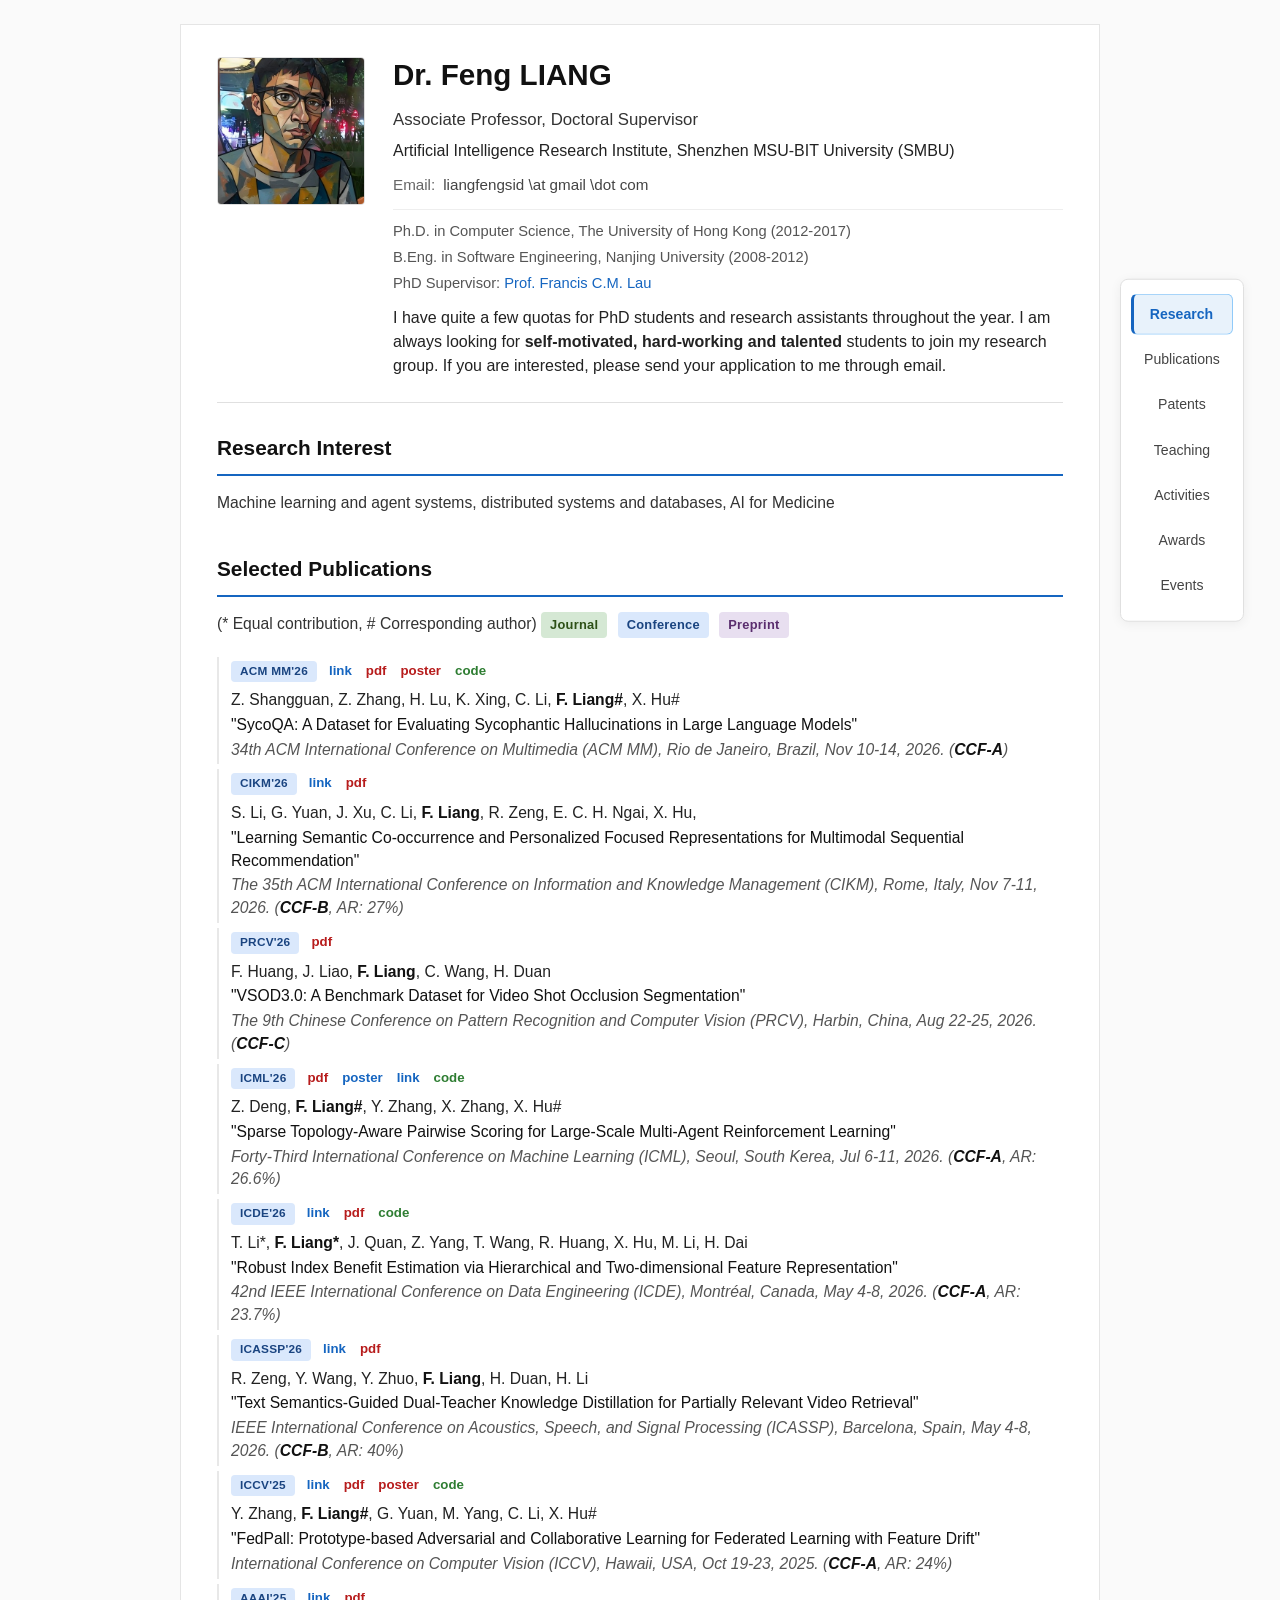
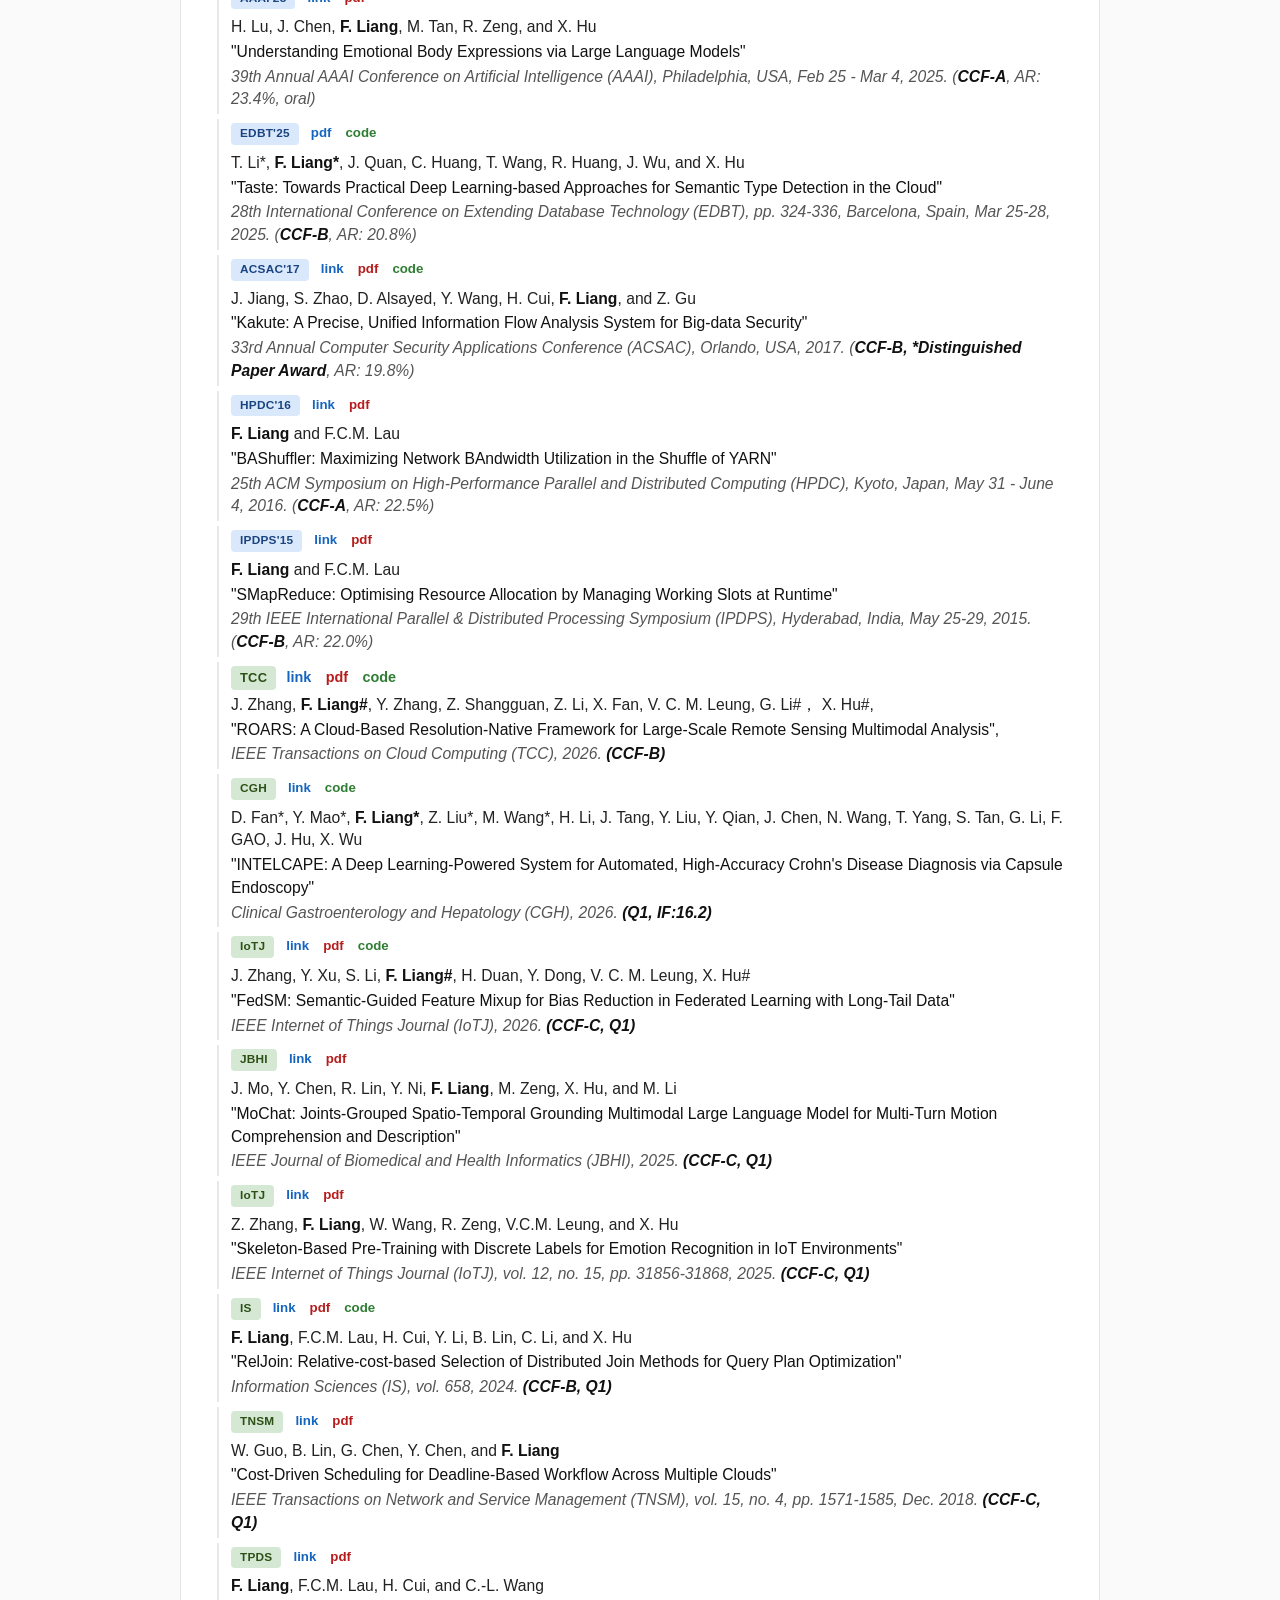
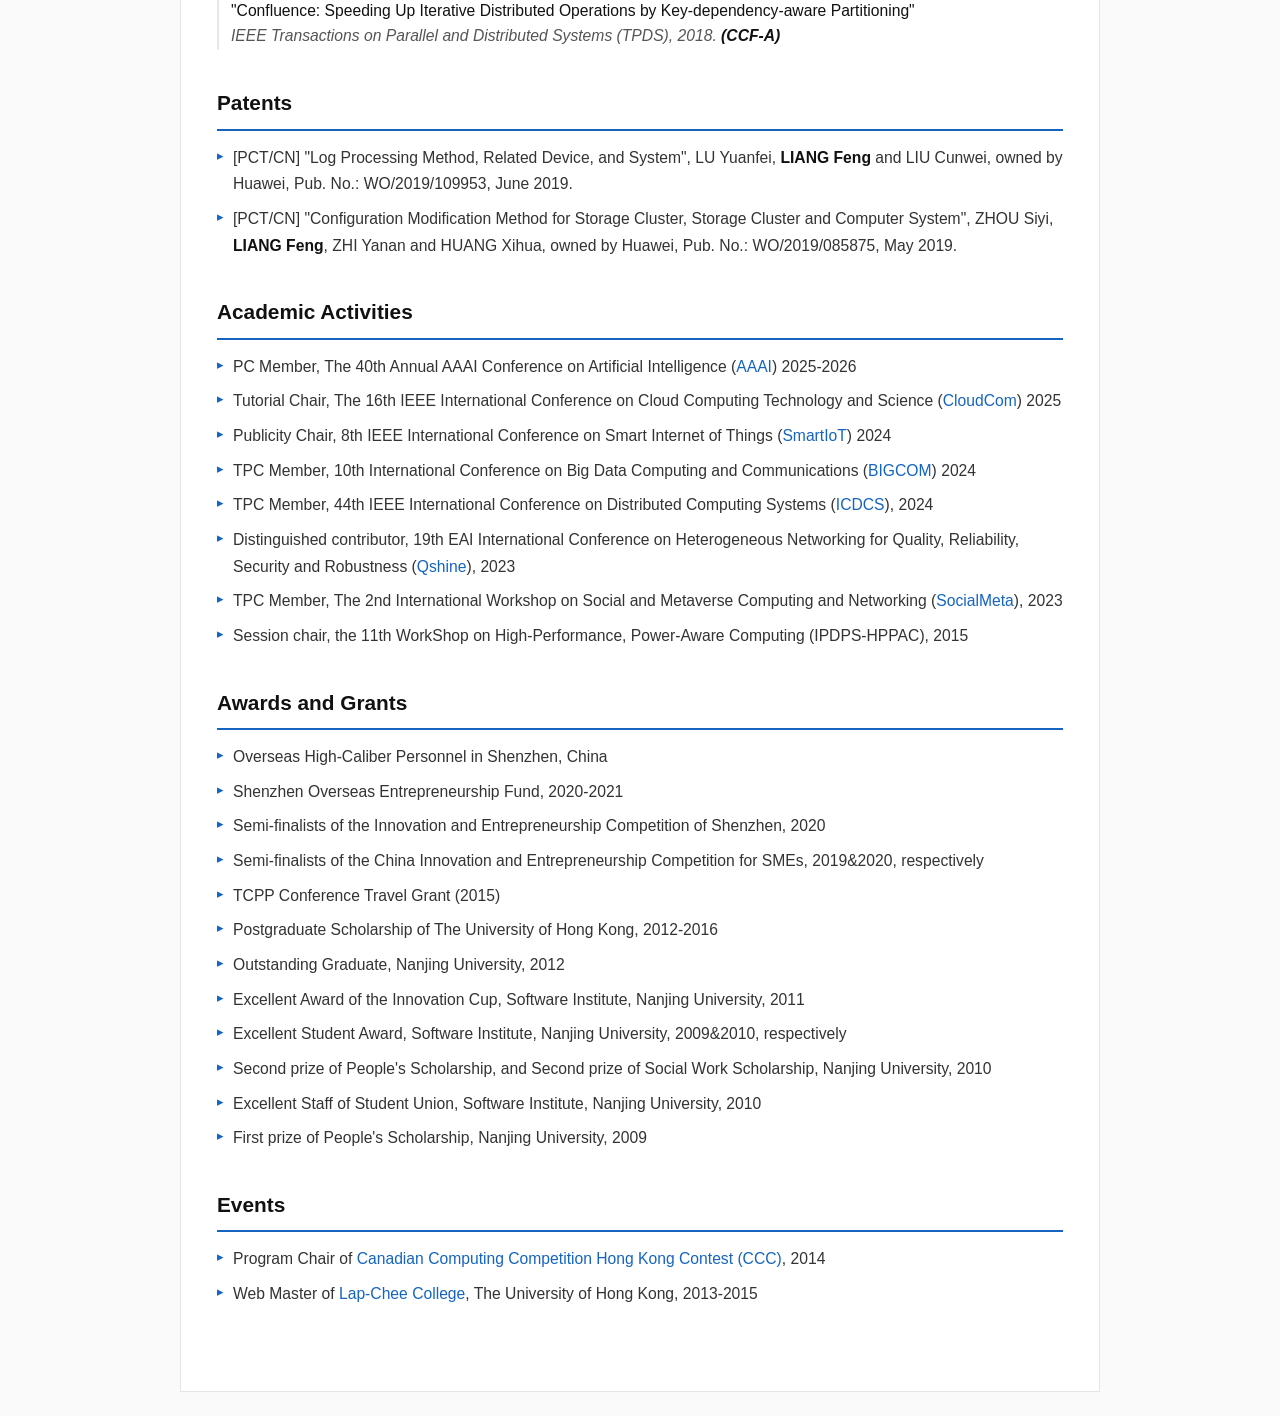
<file: index.html>
<!DOCTYPE html>
<html lang="en">
<head>
<meta charset="UTF-8">
<meta name="viewport" content="width=device-width, initial-scale=1.0">
<title>LIANG Feng</title>
<link rel="stylesheet" href="styles.css">

<!-- Google tag (gtag.js) -->
<script async src="https://www.googletagmanager.com/gtag/js?id=G-WPFTTH8BTH"></script>
<script>
  window.dataLayer = window.dataLayer || [];
  function gtag(){dataLayer.push(arguments);}
  gtag('js', new Date());

  gtag('config', 'G-WPFTTH8BTH');
</script>
</head>

<body>

<div class="container">
    <div class="header">
        <img src="img/cv.jpg" alt="Feng Liang">
        <div class="header-content">
            <h1>Dr. Feng LIANG</h1>
            <div class="header-main-info">
                <div class="header-position">
                    <div class="position-title">Associate Professor, Doctoral Supervisor</div>
                    
                    <div class="position-institution">
                        Artificial Intelligence Research Institute, Shenzhen MSU-BIT University (SMBU)
                    </div>
                    
                </div>
                <div class="header-contact">
                    <div class="contact-item">
                        <span class="contact-label">Email:</span>
                        <span>liangfengsid \at gmail \dot com</span>
                    </div>
                    <!--
                    <div class="contact-item">
                        <span class="contact-label">Email:</span>
                        <span>fliang \at smbu \dot edu \dot cn</span>
                    </div>
                    -->
                </div>
            </div>
            <div class="header-background">
                <div class="background-item">Ph.D. in Computer Science, The University of Hong Kong (2012-2017)</div>
                <div class="background-item">B.Eng. in Software Engineering, Nanjing University (2008-2012)</div>
                <div class="background-item">PhD Supervisor: <a href="http://i.cs.hku.hk/~fcmlau" target="_blank">Prof. Francis C.M. Lau</a></div>
            </div>
            <div class="background-item">I have quite a few quotas for PhD students and research assistants throughout the year. 
                I am always looking for <strong>self-motivated, hard-working and talented</strong> students to join my research group. If you are interested, please send your application to me through email.</div>
        </div>
    </div>

    <nav class="navbar">
        <a href="#research-interest">Research</a>
        <a href="#publications">Publications</a>
        <a href="#patents">Patents</a>
        <a href="#teaching">Teaching</a>
        <a href="#activities">Activities</a>
        <a href="#awards">Awards</a>
        <a href="#events">Events</a>
    </nav>

    <div class="content">
        <div class="section" id="research-interest">
            <div class="section-title">Research Interest</div>
            <div class="section-content">
                Machine learning and agent systems, distributed systems and databases, AI for Medicine
            </div>
        </div>

        <div class="section" id="publications">
            <div class="section-title">Selected Publications</div>
            <div class="section-content">
                <div style="margin-bottom: 15px;">(* Equal contribution, # Corresponding author) 
                    <span class="badge journal">Journal</span> <span class="badge conf">Conference</span> <span class="badge arxiv">Preprint</span>
                </div>
                
                <!--
                
                <div class="pub"><label class="arxiv">Arxiv</label> &#x2022; Y. Zhang, <b>F. Liang#</b>, X. Zhang, C. Li, X. Fan, X. Hu#, 
                    "Tri-LoRAMoE: Tackling Multi-Task Conflict via a Task-Guided Two-Stage Training Paradigm with General Knowledge Personalization", <i></i> 2025. <b></b></div>
    
                
                <div class="pub"><label class="arxiv">Arxiv</label> &#x2022; J. Chen, X. Yuan, W. Wang, Y. Li, L. Dong, <b>F. Liang</b>, C. Shi, X. Hu, 
                    "WatermarkLab: A Comprehensive Framework for Robust Image Watermarks Benchmarking and Development", <i></i> 2025. <b></b></div>
                <div class="pub"><label class="arxiv">Arxiv</label> &#x2022; S. Li, G. Yuan, C. Li, <b>F. Liang</b>, R. Zeng, E. C. H. Ngai, X. Hu, 
                    "Beyond IDs: a Collaborative Fine-Grained Semantic-Aware Framework for Multimodal Sequential Recommendation", <i></i> 2025. <b></b></div>
                <div class="pub"><label class="arxiv">Arxiv</label> &#x2022; Y. Qin, H. Duan, <b>F. Liang</b>, X. Fan, C. Zhang, X. Hu, 
                    "'What I Sign Is Not What I See': Towards Explainable and Trustworthy Cryptocurrency Wallet Signatures", <i></i> 2025. <b></b></div>
                <div class="pub"><label class="arxiv">Arxiv</label> &#x2022; <b>F. Liang</b>, Y. Xu, H. Duan, C. Chen, X. Hu, 
                    "HetMG: Rethinking Hybrid-Parallel Training in Heterogeneous-Capacity Clusters", <i></i> 2025. <b></b></div>
                
                
                <div class="pub"><label class="arxiv">Arxiv</label> &#x2022; Q. Yang, <b>F. Liang</b>, Z. Deng, Y. Zhang, X. Hu, 
                    "PatMask: A Pluggable Adversarial Topology Mask for Multi-Agent Reinforcement Learning under Communication Disconnection", <i></i> 2026. <b></b></div>
                
                    -->
                <!--
                <div class="pub">
                    <div class="pub-header"><label class="arxiv">Arxiv</label> <a href="https://www.arxiv.org/abs/2602.00505" target="_blank">link</a> <a href="https://www.arxiv.org/pdf/2602.00505" target="_blank">pdf</a> <a href="https://github.com/DistriAI/SparseCut" target="_blank">code</a></div>
                    <div class="pub-authors">J. Zhang, <b>F. Liang#</b>, Y. Zhang, W. Wang, R. Zeng, X. Hu#</div>
                    <div class="pub-title">"Sparse Shortcuts: Facilitating Efficient Fusion in Multimodal Large Language Models"</div>
                    <div class="pub-venue"></div>
                </div>
                <div class="pub">
                    <div class="pub-header"><label class="arxiv">Arxiv</label> <a href="https://arxiv.org/abs/2406.08115" target="_blank">link</a> <a href="https://arxiv.org/pdf/2406.08115.pdf" target="_blank">pdf</a></div>
                    <div class="pub-authors"><b>F. Liang</b>, Z. Zhang, H. Lu, C. Li, V. C. M. Leung, Y. Guo, and X. Hu</div>
                    <div class="pub-title">"Resource Allocation and Workload Scheduling for Large-Scale Distributed Deep Learning: A Survey"</div>
                    <div class="pub-venue"></div>
                </div>
                <div class="pub">
                    <div class="pub-header"><label class="arxiv">Arxiv</label> <a href="https://arxiv.org/abs/2404.06114" target="_blank">link</a> <a href="https://arxiv.org/pdf/2404.06114.pdf" target="_blank">pdf</a></div>
                    <div class="pub-authors"><b>F. Liang</b>, Z. Zhang, H. Lu, V. C. M. Leung, Y. Guo, and X. Hu</div>
                    <div class="pub-title">"Communication-Efficient Large-Scale Distributed Deep Learning: A Comprehensive Survey"</div>
                    <div class="pub-venue"></div>
                </div>
                -->

                <div class="pub">
                    <div class="pub-header"><label class="conf">ACM MM'26</label> <a href="https://doi.org/10.1145/3767308.3838670" target="_blank">link</a> <a href="paper/SycoQADataset_acmmm26.pdf" target="_blank">pdf</a> <a href="paper/poster/SycoQADataset_acmmm26.pdf" target="_blank">poster</a> <a href="https://github.com/hehebamei/SycoQA.git" target="_blank">code</a></div>
                    <div class="pub-authors">Z. Shangguan, Z. Zhang, H. Lu, K. Xing, C. Li, <b>F. Liang#</b>, X. Hu#</div>
                    <div class="pub-title">"SycoQA: A Dataset for Evaluating Sycophantic Hallucinations in Large Language Models"</div>
                    <div class="pub-venue"><i>34th ACM International Conference on Multimedia (ACM MM)</i>, Rio de Janeiro, Brazil, Nov 10-14, 2026. (<b>CCF-A</b>)</div>
                </div>
                <div class="pub">
                    <div class="pub-header"><label class="conf">CIKM'26</label> <a href="https://doi.org/10.1145/3799682.3840661" target="_blank">link</a> <a href="paper/ScopeRec_cikm26.pdf" target="_blank">pdf</a></div>
                    <div class="pub-authors">S. Li, G. Yuan, J. Xu, C. Li, <b>F. Liang</b>, R. Zeng, E. C. H. Ngai, X. Hu,</div>
                    <div class="pub-title">"Learning Semantic Co-occurrence and Personalized Focused Representations for Multimodal Sequential Recommendation"</div>
                    <div class="pub-venue"><i>The 35th ACM International Conference on Information and Knowledge Management (CIKM)</i>, Rome, Italy, Nov 7-11, 2026. (<b>CCF-B</b>, AR: 27%)</div>
                </div>
                <div class="pub">
                    <div class="pub-header"><label class="conf">PRCV'26</label> <a href="paper/vsod3_prcv26.pdf" target="_blank">pdf</a></div>
                    <div class="pub-authors">F. Huang, J. Liao, <b>F. Liang</b>, C. Wang, H. Duan</div>
                    <div class="pub-title">"VSOD3.0: A Benchmark Dataset for Video Shot Occlusion Segmentation"</div>
                    <div class="pub-venue"><i>The 9th Chinese Conference on Pattern Recognition and Computer Vision (PRCV)</i>, Harbin, China, Aug 22-25, 2026. (<b>CCF-C</b>)</div>
                </div>
                <div class="pub">
                    <div class="pub-header"><label class="conf">ICML'26</label> <a href="paper/sops_icml26.pdf" target="_blank">pdf</a> <a href="paper/poster/sops_icml26.png" target="_blank">poster</a> <a href="https://icml.cc/virtual/2026/poster/65907" target="_blank">link</a> <a href="https://github.com/distriAI/sops" target="_blank">code</a></div>
                    <div class="pub-authors">Z. Deng, <b>F. Liang#</b>, Y. Zhang, X. Zhang, X. Hu#</div>
                    <div class="pub-title">"Sparse Topology-Aware Pairwise Scoring for Large-Scale Multi-Agent Reinforcement Learning"</div>
                    <div class="pub-venue"><i>Forty-Third International Conference on Machine Learning (ICML)</i>, Seoul, South Kerea, Jul 6-11, 2026. (<b>CCF-A</b>, AR: 26.6%)</div>
                </div>
                <div class="pub">
                    <div class="pub-header"><label class="conf">ICDE'26</label> <a href="https://doi.org/10.1109/ICDE65706.2026.00080" target="_blank">link</a> <a href="paper/eddie_icde25.pdf" target="_blank">pdf</a> <a href="https://github.com/quanjnq/Eddie" target="_blank">code</a></div>
                    <div class="pub-authors">T. Li*, <b>F. Liang*</b>, J. Quan, Z. Yang, T. Wang, R. Huang, X. Hu, M. Li, H. Dai</div>
                    <div class="pub-title">"Robust Index Benefit Estimation via Hierarchical and Two-dimensional Feature Representation"</div>
                    <div class="pub-venue"><i>42nd IEEE International Conference on Data Engineering (ICDE)</i>, Montréal, Canada, May 4-8, 2026. (<b>CCF-A</b>, AR: 23.7%)</div>
                </div>
                <div class="pub">
                    <div class="pub-header"><label class="conf">ICASSP'26</label> <a href="https://doi.org/10.1109/ICASSP55912.2026.11464179" target="_blank">link</a> <a href="paper/textGuidedVideoRetrieval_icassp26.pdf" target="_blank">pdf</a></div>
                    <div class="pub-authors">R. Zeng, Y. Wang, Y. Zhuo, <b>F. Liang</b>, H. Duan, H. Li</div>
                    <div class="pub-title">"Text Semantics-Guided Dual-Teacher Knowledge Distillation for Partially Relevant Video Retrieval"</div>
                    <div class="pub-venue"><i>IEEE International Conference on Acoustics, Speech, and Signal Processing (ICASSP)</i>, Barcelona, Spain, May 4-8, 2026. (<b>CCF-B</b>, AR: 40%)</div>
                </div>
                <div class="pub">
                    <div class="pub-header"><label class="conf">ICCV'25</label> <a href="https://openaccess.thecvf.com/content/ICCV2025/html/Zhang_FedPall_Prototype-based_Adversarial_and_Collaborative_Learning_for_Federated_Learning_with_ICCV_2025_paper.html" target="_blank">link</a> <a href="paper/fedpall_iccv25.pdf" target="_blank">pdf</a> <a href="paper/poster/fedpall_iccv25.pdf" target="_blank">poster</a> <a href="https://github.com/DistriAI/FedPall" target="_blank">code</a></div>
                    <div class="pub-authors">Y. Zhang, <b>F. Liang#</b>, G. Yuan, M. Yang, C. Li, X. Hu#</div>
                    <div class="pub-title">"FedPall: Prototype-based Adversarial and Collaborative Learning for Federated Learning with Feature Drift"</div>
                    <div class="pub-venue"><i>International Conference on Computer Vision (ICCV)</i>, Hawaii, USA, Oct 19-23, 2025. (<b>CCF-A</b>, AR: 24%)</div>
                </div>
                <div class="pub">
                    <div class="pub-header"><label class="conf">AAAI'25</label> <a href="https://doi.org/10.1609/aaai.v39i2.32135" target="_blank">link</a> <a href="./paper/EAILLM_aaai25.pdf" target="_blank">pdf</a></div>
                    <div class="pub-authors">H. Lu, J. Chen, <b>F. Liang</b>, M. Tan, R. Zeng, and X. Hu</div>
                    <div class="pub-title">"Understanding Emotional Body Expressions via Large Language Models"</div>
                    <div class="pub-venue"><i>39th Annual AAAI Conference on Artificial Intelligence (AAAI)</i>, Philadelphia, USA, Feb 25 - Mar 4, 2025. (<b>CCF-A</b>, AR: 23.4%, oral)</div>
                </div>
                <div class="pub">
                    <div class="pub-header"><label class="conf">EDBT'25</label> <a href="https://doi.org/10.48786/edbt.2025.26" target="_blank">pdf</a> <a href="https://github.com/ncols-bytes/taste.git" target="_blank">code</a></div>
                    <div class="pub-authors">T. Li*, <b>F. Liang*</b>, J. Quan, C. Huang, T. Wang, R. Huang, J. Wu, and X. Hu</div>
                    <div class="pub-title">"Taste: Towards Practical Deep Learning-based Approaches for Semantic Type Detection in the Cloud"</div>
                    <div class="pub-venue"><i>28th International Conference on Extending Database Technology (EDBT)</i>, pp. 324-336, Barcelona, Spain, Mar 25-28, 2025. (<b>CCF-B</b>, AR: 20.8%)</div>
                </div>
                <div class="pub">
                    <div class="pub-header"><label class="conf">ACSAC'17</label> <a href="https://doi.org/10.1145/3134600.3134607" target="_blank">link</a> <a href="./paper/acsac17-kakute.pdf" target="_blank">pdf</a> <a href="http://github.com/hku-systems/kakute" target="_blank">code</a></div>
                    <div class="pub-authors">J. Jiang, S. Zhao, D. Alsayed, Y. Wang, H. Cui, <b>F. Liang</b>, and Z. Gu</div>
                    <div class="pub-title">"Kakute: A Precise, Unified Information Flow Analysis System for Big-data Security"</div>
                    <div class="pub-venue"><i>33rd Annual Computer Security Applications Conference (ACSAC)</i>, Orlando, USA, 2017. (<b>CCF-B, *Distinguished Paper Award</b>, AR: 19.8%)</div>
                </div>
                <div class="pub">
                    <div class="pub-header"><label class="conf">HPDC'16</label> <a href="https://doi.org/10.1145/2907294.2907296" target="_blank">link</a> <a href="./paper/bashuffler_hpdc16.pdf" target="_blank">pdf</a></div>
                    <div class="pub-authors"><b>F. Liang</b> and F.C.M. Lau</div>
                    <div class="pub-title">"BAShuffler: Maximizing Network BAndwidth Utilization in the Shuffle of YARN"</div>
                    <div class="pub-venue"><i>25th ACM Symposium on High-Performance Parallel and Distributed Computing (HPDC)</i>, Kyoto, Japan, May 31 - June 4, 2016. (<b>CCF-A</b>, AR: 22.5%)</div>
                </div>
                <div class="pub">
                    <div class="pub-header"><label class="conf">IPDPS'15</label> <a href="https://doi.org/10.1109/IPDPS.2015.17" target="_blank">link</a> <a href="./paper/SMapReduce_final.pdf" target="_blank">pdf</a></div>
                    <div class="pub-authors"><b>F. Liang</b> and F.C.M. Lau</div>
                    <div class="pub-title">"SMapReduce: Optimising Resource Allocation by Managing Working Slots at Runtime"</div>
                    <div class="pub-venue"><i>29th IEEE International Parallel & Distributed Processing Symposium (IPDPS)</i>, Hyderabad, India, May 25-29, 2015. (<b>CCF-B</b>, AR: 22.0%)</div>
                </div>


                <!--
                <div class="pub"><label class="journal">TCC</label> <a href="" target="_blank">link</a> <a href="" target="_blank">pdf</a>
                    <div class="pub-authors">J. Zhu, D. Fan#, J. Zhuang, X. Li, X. He, H. Gong, Z. Liu, D. Cai, <b>F. Liang#</b>, G. Li#, J. Hu#, </div>
                    <div class="pub-title">"EndoAgent: A Hierarchical Multi-Modal Agent System for Capsule Endoscopy Video Analysis",</div>
                    <div class="pub-venue"><i>IEEE Journal of Biomedical and Health Informatics (JBHI)</i>, 2026. <b>(CCF-C, Q1)</b></div>
                </div>
                -->
                <div class="pub"><label class="journal">TCC</label> <a href="https://doi.org/10.1109/TCC.2026.3721293" target="_blank">link</a> <a href="./paper/roars_tcc26.pdf" target="_blank">pdf</a> <a href="https://github.com/DistriAI/roars" target="_blank">code</a>
                    <div class="pub-authors">J. Zhang, <b>F. Liang#</b>, Y. Zhang, Z. Shangguan, Z. Li, X. Fan, V. C. M. Leung, G. Li#， X. Hu#, </div>
                    <div class="pub-title">"ROARS: A Cloud-Based Resolution-Native Framework for Large-Scale Remote Sensing Multimodal Analysis",</div>
                    <div class="pub-venue"><i>IEEE Transactions on Cloud Computing (TCC)</i>, 2026. <b>(CCF-B)</b></div>
                </div>
                <div class="pub">
                    <div class="pub-header"><label class="journal">CGH</label> <a href="https://doi.org/10.1016/j.cgh.2026.02.026" target="_blank">link</a> <a href="https://github.com/liuzh385/INTELCAPE" target="_blank">code</a>
                        <a href="paper/intelcape-cgh26.pdf" target="_blank" id="intelcape-cgh-pdf" hidden>pdf</a>
                    </div>
                    <div class="pub-authors">D. Fan*, Y. Mao*, <b>F. Liang*</b>, Z. Liu*, M. Wang*, H. Li, J. Tang, Y. Liu, Y. Qian, J. Chen, N. Wang, T. Yang, S. Tan, G. Li, F. GAO, J. Hu, X. Wu</div>
                    <div class="pub-title">"INTELCAPE: A Deep Learning-Powered System for Automated, High-Accuracy Crohn's Disease Diagnosis via Capsule Endoscopy"</div>
                    <div class="pub-venue"><i>Clinical Gastroenterology and Hepatology (CGH)</i>, 2026. <b>(Q1, IF:16.2)</b></div>
                </div>
                <div class="pub">
                    <div class="pub-header"><label class="journal">IoTJ</label> <a href="https://doi.org/10.1109/JIOT.2026.3652363" target="_blank">link</a> <a href="paper/fedsm_iotj26.pdf" target="_blank">pdf</a> <a href="https://github.com/DistriAI/FedSM" target="_blank">code</a></div>
                    <div class="pub-authors">J. Zhang, Y. Xu, S. Li, <b>F. Liang#</b>, H. Duan, Y. Dong, V. C. M. Leung, X. Hu#</div>
                    <div class="pub-title">"FedSM: Semantic-Guided Feature Mixup for Bias Reduction in Federated Learning with Long-Tail Data"</div>
                    <div class="pub-venue"><i>IEEE Internet of Things Journal (IoTJ)</i>, 2026. <b>(CCF-C, Q1)</b></div>
                </div>
                <div class="pub">
                    <div class="pub-header"><label class="journal">JBHI</label> <a href="https://doi.org/10.1109/JBHI.2025.3631045" target="_blank">link</a> <a href="paper/mochat_jbhi25.pdf" target="_blank">pdf</a></div>
                    <div class="pub-authors">J. Mo, Y. Chen, R. Lin, Y. Ni, <b>F. Liang</b>, M. Zeng, X. Hu, and M. Li</div>
                    <div class="pub-title">"MoChat: Joints-Grouped Spatio-Temporal Grounding Multimodal Large Language Model for Multi-Turn Motion Comprehension and Description"</div>
                    <div class="pub-venue"><i>IEEE Journal of Biomedical and Health Informatics (JBHI)</i>, 2025. <b>(CCF-C, Q1)</b></div>
                </div>
                <div class="pub">
                    <div class="pub-header"><label class="journal">IoTJ</label> <a href="https://doi.org/10.1109/JIOT.2025.3574456" target="_blank">link</a> <a href="paper/airSkeleton_iotj25.pdf" target="_blank">pdf</a></div>
                    <div class="pub-authors">Z. Zhang, <b>F. Liang</b>, W. Wang, R. Zeng, V.C.M. Leung, and X. Hu</div>
                    <div class="pub-title">"Skeleton-Based Pre-Training with Discrete Labels for Emotion Recognition in IoT Environments"</div>
                    <div class="pub-venue"><i>IEEE Internet of Things Journal (IoTJ)</i>, vol. 12, no. 15, pp. 31856-31868, 2025. <b>(CCF-C, Q1)</b></div>
                </div>
                <div class="pub">
                    <div class="pub-header"><label class="journal">IS</label> <a href="https://doi.org/10.1016/j.ins.2023.120022" target="_blank">link</a> <a href="https://arxiv.org/pdf/2311.14311" target="_blank">pdf</a> <a href="https://github.com/liangfengsid/relJoin" target="_blank">code</a></div>
                    <div class="pub-authors"><b>F. Liang</b>, F.C.M. Lau, H. Cui, Y. Li, B. Lin, C. Li, and X. Hu</div>
                    <div class="pub-title">"RelJoin: Relative-cost-based Selection of Distributed Join Methods for Query Plan Optimization"</div>
                    <div class="pub-venue"><i>Information Sciences (IS)</i>, vol. 658, 2024. <b>(CCF-B, Q1<!--, IF: 8.1-->)</b></div>
                </div>
                <div class="pub">
                    <div class="pub-header"><label class="journal">TNSM</label> <a href="https://doi.org/10.1109/TNSM.2018.2872066" target="_blank">link</a> <a href="paper/costWorkflow_tnsm18.pdf" target="_blank">pdf</a></div>
                    <div class="pub-authors">W. Guo, B. Lin, G. Chen, Y. Chen, and <b>F. Liang</b></div>
                    <div class="pub-title">"Cost-Driven Scheduling for Deadline-Based Workflow Across Multiple Clouds"</div>
                    <div class="pub-venue"><i>IEEE Transactions on Network and Service Management (TNSM)</i>, vol. 15, no. 4, pp. 1571-1585, Dec. 2018. <b>(CCF-C, Q1<!--, IF:5.3-->)</b></div>
                </div>
                <div class="pub">
                    <div class="pub-header"><label class="journal">TPDS</label> <a href="https://doi.org/10.1109/TPDS.2017.2756054" target="_blank">link</a> <a href="paper/confluence_tpds17.pdf" target="_blank">pdf</a></div>
                    <div class="pub-authors"><b>F. Liang</b>, F.C.M. Lau, H. Cui, and C.-L. Wang</div>
                    <div class="pub-title">"Confluence: Speeding Up Iterative Distributed Operations by Key-dependency-aware Partitioning"</div>
                    <div class="pub-venue"><i>IEEE Transactions on Parallel and Distributed Systems (TPDS)</i>, 2018. <b>(CCF-A<!--, IF:5.3-->)</b></div>
                </div>

                <!--
                <div>&#x2022; D. Liu, J. Chen, <b>F. Liang</b> and X. Fan, "A Performance Analysis for Hadoop under Heterogeneous Cloud Computing Environments", <i>Journal of Integration Technology</i>, Issue 4, 2012. [<a href="https://jcjs.siat.ac.cn/jcjsen/article/abstract/201211008?st=virtual&special_id=20201021190818001" target="_blank">link</a> | <a href="./paper/heterHadoop_jit12.pdf" target="_blank">pdf</a>]</div>
                -->	
            </div>
        </div>

        <div class="section" id="patents">
            <div class="section-title">Patents</div>
            <div class="section-content">
                <div class="info-item">[PCT/CN] "Log Processing Method, Related Device, and System", LU Yuanfei, <b>LIANG Feng</b> and LIU Cunwei, owned by Huawei, Pub. No.: WO/2019/109953, June 2019.</div>
                <div class="info-item">[PCT/CN] "Configuration Modification Method for Storage Cluster, Storage Cluster and Computer System", ZHOU Siyi, <b>LIANG Feng</b>, ZHI Yanan and HUANG Xihua, owned by Huawei, Pub. No.: WO/2019/085875, May 2019.</div>
            </div>
        </div>

        <div class="section" id="activities">
            <div class="section-title">Academic Activities</div>
            <div class="section-content">
                <div class="info-item">PC Member, The 40th Annual AAAI Conference on Artificial Intelligence (<a href="https://aaai.org/conference/aaai/aaai-26/" target="_blank">AAAI</a>) 2025-2026</div>
                <div class="info-item">Tutorial Chair, The 16th IEEE International Conference on Cloud Computing Technology and Science (<a href="http://www.cloudcom2025.org/" target="_blank">CloudCom</a>) 2025</div>
                <div class="info-item">Publicity Chair, 8th IEEE International Conference on Smart Internet of Things (<a href="https://www.ieee-smartiot.org/index.jsp" target="_blank">SmartIoT</a>) 2024</div>
                <div class="info-item">TPC Member, 10th International Conference on Big Data Computing and Communications (<a href="https://bigcom2024.com/index.html" target="_blank">BIGCOM</a>) 2024</div>
                <div class="info-item">TPC Member, 44th IEEE International Conference on Distributed Computing Systems (<a href="https://icdcs2024.icdcs.org/" target="_blank">ICDCS</a>), 2024</div>
                <div class="info-item">Distinguished contributor, 19th EAI International Conference on Heterogeneous Networking for Quality, Reliability, Security and Robustness (<a href="https://qshine.eai-conferences.org/2023/" target="_blank">Qshine</a>), 2023</div>
                <div class="info-item">TPC Member, The 2nd International Workshop on Social and Metaverse Computing and Networking (<a href="https://socialmeta2023.github.io/" target="_blank">SocialMeta</a>), 2023</div>
                <div class="info-item">Session chair, the 11th WorkShop on High-Performance, Power-Aware Computing (IPDPS-HPPAC), 2015</div>
                <!-- <div class="info-item">Reviewer of Journal of Interconnection Network (JOIN), 2013</div>
                <div class="info-item">Reviewer of The 22nd IEEE International Conference on Parallel and Distributed Systems (ICPADS), 2016</div> -->
            </div>
        </div>

        <div class="section" id="awards">
            <div class="section-title">Awards and Grants</div>
            <div class="section-content">
                <div class="info-item">Overseas High-Caliber Personnel in Shenzhen, China</div>
                <div class="info-item">Shenzhen Overseas Entrepreneurship Fund, 2020-2021</div>
                <div class="info-item">Semi-finalists of the Innovation and Entrepreneurship Competition of Shenzhen, 2020</div>
                <div class="info-item">Semi-finalists of the China Innovation and Entrepreneurship Competition for SMEs, 2019&2020, respectively</div>
                <div class="info-item">TCPP Conference Travel Grant (2015)</div>
                <div class="info-item">Postgraduate Scholarship of The University of Hong Kong, 2012-2016</div>
                <div class="info-item">Outstanding Graduate, Nanjing University, 2012</div>
                <div class="info-item">Excellent Award of the Innovation Cup, Software Institute, Nanjing University, 2011</div>
                <div class="info-item">Excellent Student Award, Software Institute, Nanjing University, 2009&2010, respectively</div>
                <div class="info-item">Second prize of People's Scholarship, and Second prize of Social Work Scholarship, Nanjing University, 2010</div>
                <div class="info-item">Excellent Staff of Student Union, Software Institute, Nanjing University, 2010</div>
                <div class="info-item">First prize of People's Scholarship, Nanjing University, 2009</div>
            </div>
        </div>

        <div class="section" id="events">
            <div class="section-title">Events</div>
            <div class="section-content">
                <div class="info-item">Program Chair of <a href="http://www.cs.hku.hk/ccc2014/index.html">Canadian Computing Competition Hong Kong Contest (CCC)</a>, 2014</div>
                <div class="info-item">Web Master of <a target="_blank" href="http://www.lapcheecollege.hku.hk">Lap-Chee College</a>, The University of Hong Kong, 2013-2015</div>
            </div>
        </div>

        <!--
        <div class="section">
            <div class="section-title">***New*** Open source project:</div>
            <div class="section-content">
                <h3>TensorOnSpark</h3> 
                TensorOnSpark is a fast, scalable and reliable distributed framework for machine learning (deep learning). TensorFlow programs can run on Spark seamlessly with redundant distributed resources and high accuracy. It currently supports Python on Linux and Mac OS. The release and source and can be downloaded via Pypi and Github, respectly. 
                <br/>
                <a href="https://github.com/liangfengsid/tensoronspark" target="_blank">Github</a> &nbsp;&nbsp;&nbsp;
                <a href="https://pypi.python.org/pypi/tensorspark/" target="_blank">Pypi Repository</a>
            </div>
        </div>
        -->
        <!--
        <div class="section">
            <div class="section-content">
                <img src="img/flute.jpg"/>
                <br/>
                <span>Other interests: Painting, flute, soccer and dota.</span>
            </div>
        </div>
        -->
        <!-- <div>
            <a title="Google Analytics Alternative" href="http://clicky.com/100968261"><img alt="Google Analytics Alternative" src="//static.getclicky.com/media/links/badge.gif" border="0"/></a>
            <script src="//static.getclicky.com/js" type="text/javascript"></script>
            <script type="text/javascript">try{ clicky.init(100968261); }catch(e){}</script>
            <noscript><p><img alt="Clicky" width="1" height="1" src="//in.getclicky.com/100968261ns.gif" /></p></noscript>
        </div> -->

    </div>
</div>

<script>
(function () {
    var el = document.getElementById('intelcape-cgh-pdf');
    if (el) {
        var unlock = new Date(2027, 2, 20);
        if (new Date() >= unlock) el.removeAttribute('hidden');
    }

    var navLinks = document.querySelectorAll('.navbar a');
    var sections = Array.prototype.slice.call(document.querySelectorAll('.section[id]'));

    function setActiveNav() {
        var scrollPos = window.scrollY + 100;
        var current = sections[0];
        for (var i = 0; i < sections.length; i++) {
            if (sections[i].offsetTop <= scrollPos) current = sections[i];
        }
        navLinks.forEach(function (link) {
            link.classList.toggle('active', link.getAttribute('href') === '#' + current.id);
        });
    }

    navLinks.forEach(function (link) {
        link.addEventListener('click', function (e) {
            var target = document.querySelector(link.getAttribute('href'));
            if (!target) return;
            e.preventDefault();
            target.scrollIntoView({ behavior: 'smooth', block: 'start' });
            history.replaceState(null, '', link.getAttribute('href'));
        });
    });

    window.addEventListener('scroll', setActiveNav, { passive: true });
    setActiveNav();
})();
</script>
</body>
</html>
</file>
<file: styles.css>
* {
    margin: 0;
    padding: 0;
    box-sizing: border-box;
}

html {
    scroll-behavior: smooth;
    scroll-padding-top: 72px;
}

body {
    font-family: -apple-system, BlinkMacSystemFont, 'Segoe UI', Roboto, 'Helvetica Neue', Arial, sans-serif;
    line-height: 1.65;
    color: #222;
    background: #fafafa;
    padding: 24px 16px;
}

.container {
    max-width: 920px;
    margin: 0 auto;
    background: #fff;
    padding: 32px 36px 48px;
    border: 1px solid #e5e5e5;
}

.header {
    padding: 0 0 24px;
    margin-bottom: 0;
    border-bottom: 1px solid #e0e0e0;
    display: flex;
    align-items: flex-start;
    gap: 28px;
}

.header img {
    width: 148px;
    height: 148px;
    border-radius: 4px;
    border: 1px solid #ddd;
    object-fit: cover;
    flex-shrink: 0;
}

.header-content {
    flex: 1;
    display: flex;
    flex-direction: column;
    gap: 12px;
}

.header h1 {
    font-size: 1.85em;
    margin: 0;
    font-weight: 600;
    line-height: 1.25;
    color: #111;
}

.header-main-info {
    display: flex;
    flex-direction: column;
    gap: 8px;
}

.header-position {
    display: flex;
    flex-direction: column;
    gap: 4px;
}

.position-title {
    font-size: 1.05em;
    color: #333;
}

.position-institution {
    font-size: 1em;
}

.position-institution a,
.background-item a,
.section-content a,
.info-item a {
    color: #1565c0;
    text-decoration: none;
}

.position-institution a:hover,
.background-item a:hover,
.section-content a:hover,
.info-item a:hover {
    text-decoration: underline;
}

.header-contact {
    display: flex;
    flex-direction: column;
    gap: 4px;
    font-size: 0.95em;
    color: #444;
}

.contact-item {
    display: flex;
    gap: 8px;
}

.contact-label {
    color: #666;
}

.header-background {
    display: flex;
    flex-direction: column;
    gap: 4px;
    font-size: 0.92em;
    color: #555;
    padding-top: 10px;
    border-top: 1px solid #eee;
}

.background-item {
    line-height: 1.5;
}

.header .update-date {
    font-size: 0.9em;
    color: #666;
    margin-bottom: 8px;
}

.content {
    padding: 28px 0 0;
}

/* ---- Navigation ---- */
.navbar {
    display: flex;
    flex-wrap: wrap;
    gap: 6px 10px;
    z-index: 200;
}

.navbar a {
    color: #444;
    text-decoration: none;
    font-size: 0.88em;
    font-weight: 500;
    padding: 6px 12px;
    border-radius: 6px;
    border: 1px solid transparent;
    transition: color 0.15s, background 0.15s, border-color 0.15s;
    white-space: nowrap;
}

.navbar a:hover {
    color: #1565c0;
    background: #f0f6fc;
    border-color: #cce0f5;
}

.navbar a.active {
    color: #1565c0;
    background: #e8f2fb;
    border-color: #90caf9;
    font-weight: 600;
}

@media (min-width: 1200px) {
    .navbar {
        position: fixed;
        top: 50%;
        left: calc(50% + 460px + 20px);
        right: auto;
        transform: translateY(-50%);
        flex-direction: column;
        flex-wrap: nowrap;
        gap: 4px;
        padding: 14px 10px;
        background: #fff;
        border: 1px solid #e0e0e0;
        border-radius: 8px;
        box-shadow: 0 2px 12px rgba(0, 0, 0, 0.06);
        max-height: calc(100vh - 40px);
        overflow-y: auto;
    }

    .navbar a {
        text-align: center;
        min-width: 96px;
        padding: 8px 12px;
    }

    .navbar a.active {
        border-left: 3px solid #1565c0;
        padding-left: 9px;
    }
}

@media (max-width: 1199px) {
    .navbar {
        position: sticky;
        top: 0;
        margin: 0 -36px;
        padding: 12px 36px;
        background: rgba(255, 255, 255, 0.97);
        border-bottom: 1px solid #e0e0e0;
        backdrop-filter: blur(6px);
    }
}

/* ---- Sections ---- */
.section {
    margin-bottom: 36px;
    scroll-margin-top: 80px;
}

.section-title {
    font-size: 1.3em;
    color: #111;
    margin-bottom: 14px;
    padding-bottom: 8px;
    border-bottom: 2px solid #1565c0;
    font-weight: 600;
}

.section-content {
    font-size: 0.98em;
    line-height: 1.7;
    color: #333;
}

/* ---- Venue / type badges ---- */
.badge,
.pub label {
    display: inline-block;
    padding: 2px 9px;
    border-radius: 4px;
    font-size: 0.82em;
    font-weight: 600;
    margin-right: 6px;
    margin-bottom: 4px;
    letter-spacing: 0.02em;
    vertical-align: baseline;
}

.journal {
    background-color: #d5e8d4;
    color: #2d5016;
}

.conf {
    background-color: #dae8fc;
    color: #1a4480;
}

.arxiv {
    background-color: #e8dff0;
    color: #5a2d6e;
}

/* ---- Publications ---- */
.pub {
    margin: 0 0 5px;
    padding: 3px 0 3px 12px;
    border-left: 2px solid #e8e8e8;
    line-height: 1.55;
    transition: border-color 0.15s;
}

.pub:hover {
    border-left-color: #90caf9;
}

.pub-header {
    margin-bottom: 3px;
    line-height: 1.5;
    font-size: 0.92em;
}

.pub-header label {
    margin-right: 8px;
}

.pub-header label::after {
    content: none;
}

/* link / pdf / code */
.pub-header a,
.pub a {
    margin-right: 10px;
    font-size: 0.92em;
    font-weight: 600;
    text-decoration: none;
}

.pub-header a:hover,
.pub a:hover {
    text-decoration: underline;
}

.pub-header a[href*="pdf"],
.pub a[href*="pdf"] {
    color: #b71c1c;
}

.pub-header a[href*="github"],
.pub a[href*="github"] {
    color: #2e7d32;
}

.pub-header a:not([href*="pdf"]):not([href*="github"]),
.pub a:not([href*="pdf"]):not([href*="github"]) {
    color: #1565c0;
}

.pub-authors {
    margin-bottom: 2px;
    color: #222;
    line-height: 1.45;
}

.pub-title {
    margin-bottom: 2px;
    font-weight: 500;
    color: #111;
    line-height: 1.45;
}

.pub-venue {
    margin-bottom: 0;
    color: #555;
    font-style: italic;
    line-height: 1.45;
}

/* ---- Lists ---- */
.info-item {
    margin: 8px 0;
    padding-left: 16px;
    position: relative;
}

.info-item:before {
    content: "▸";
    position: absolute;
    left: 0;
    color: #1565c0;
    font-size: 0.85em;
}

.highlight {
    font-weight: 600;
}

.section-content b {
    color: #111;
}

.section-content i {
    color: #555;
}

@media (max-width: 768px) {
    body {
        padding: 12px 8px;
    }

    html {
        scroll-padding-top: 56px;
    }

    .container {
        padding: 20px 16px 32px;
    }

    .header {
        flex-direction: column;
        align-items: center;
        text-align: center;
    }

    .header h1 {
        font-size: 1.5em;
    }

    .header-background {
        align-items: center;
    }

    .navbar {
        margin: 0 -16px;
        padding: 10px 16px;
        gap: 6px;
        overflow-x: auto;
        flex-wrap: nowrap;
        -webkit-overflow-scrolling: touch;
    }

    .navbar a {
        flex-shrink: 0;
    }

    .section {
        scroll-margin-top: 64px;
    }
}
</file>
